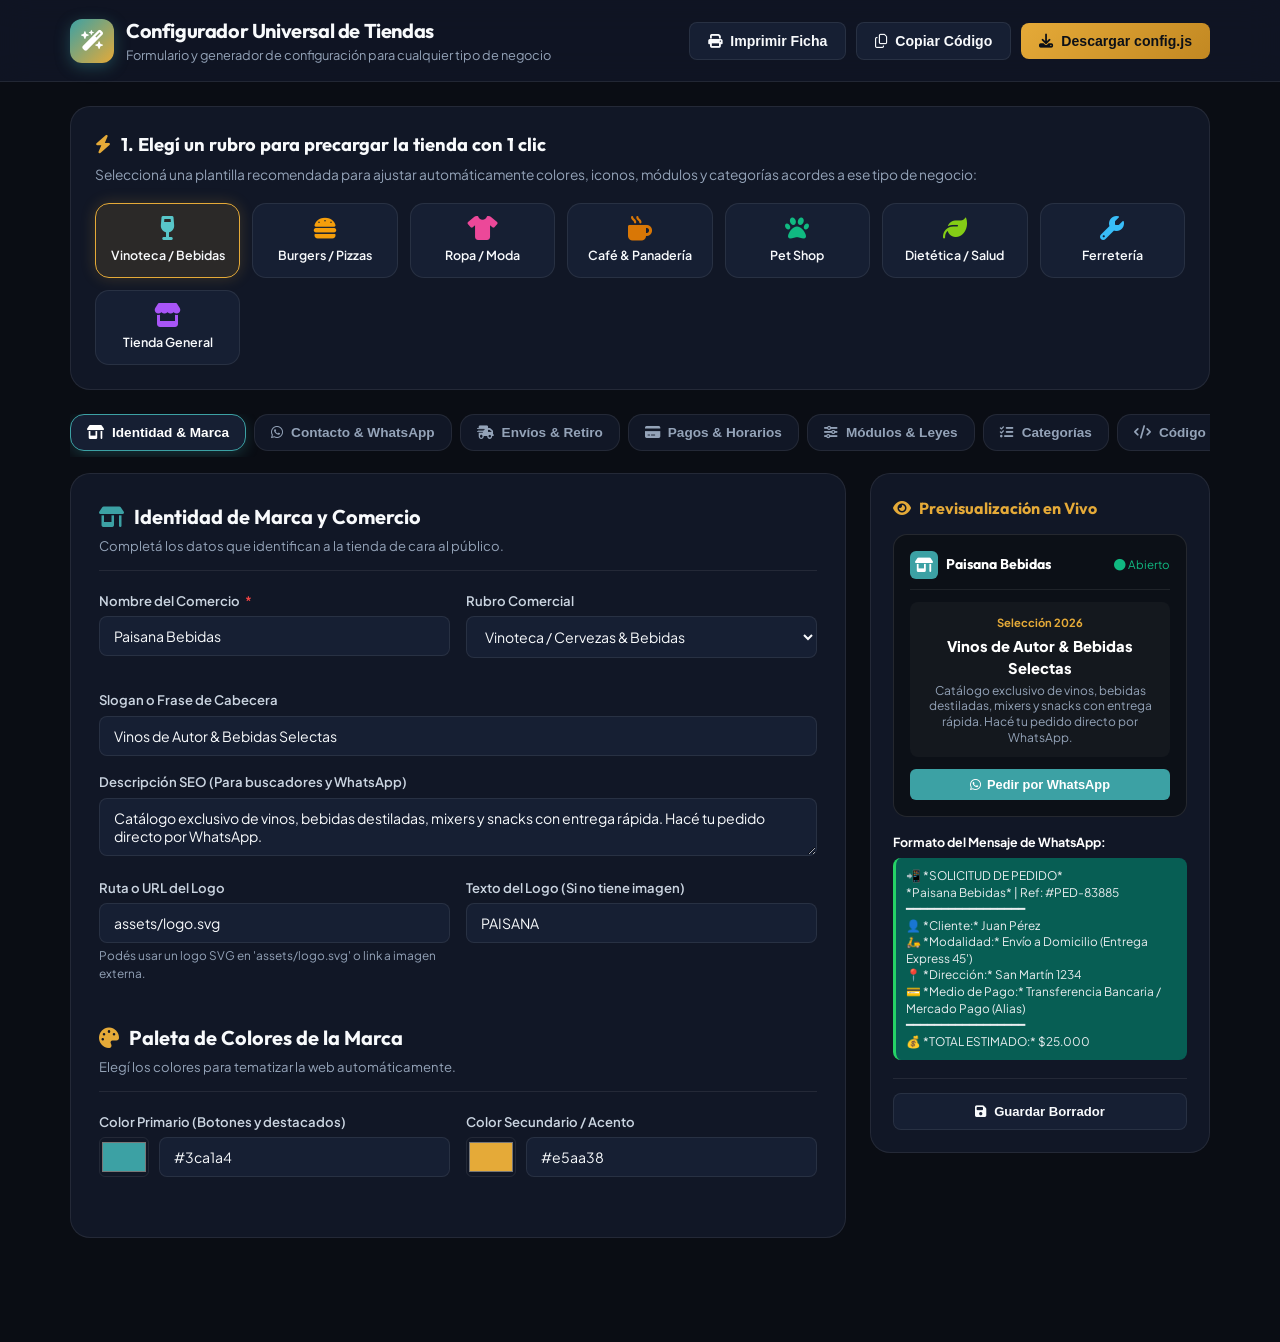
<file: configurador.html>
<!DOCTYPE html>
<html lang="es">
<head>
  <meta charset="UTF-8">
  <meta name="viewport" content="width=device-width, initial-scale=1.0">
  <title>Configurador Universal & Alta de Local | Generador de Tienda Web</title>
  <meta name="description" content="Herramienta interactiva para recopilar datos de nuevos comercios y generar la configuración completa para la tienda web en segundos.">
  
  <!-- Google Fonts: Plus Jakarta Sans & Outfit -->
  <link rel="preconnect" href="https://fonts.googleapis.com">
  <link rel="preconnect" href="https://fonts.gstatic.com" crossorigin>
  <link href="https://fonts.googleapis.com/css2?family=Outfit:wght@500;600;700;800&family=Plus+Jakarta+Sans:wght@400;500;600;700&display=swap" rel="stylesheet">
  
  <!-- Font Awesome 6 Icons -->
  <link rel="stylesheet" href="https://cdnjs.cloudflare.com/ajax/libs/font-awesome/6.5.1/css/all.min.css">

  <style>
    :root {
      --bg-dark: #0a0d14;
      --bg-surface: #111726;
      --bg-card: #161f33;
      --bg-card-hover: #1c2740;
      --border-color: rgba(255, 255, 255, 0.08);
      --border-focus: #3ca1a4;
      --primary: #3ca1a4;
      --primary-hover: #58c6c9;
      --accent: #e5aa38;
      --text-main: #f8fafc;
      --text-muted: #94a3b8;
      --radius-sm: 8px;
      --radius-md: 14px;
      --radius-lg: 20px;
      --shadow-lg: 0 16px 40px rgba(0, 0, 0, 0.5);
      --font-heading: 'Outfit', sans-serif;
      --font-body: 'Plus Jakarta Sans', sans-serif;
    }

    * {
      box-sizing: border-box;
      margin: 0;
      padding: 0;
    }

    body {
      background-color: var(--bg-dark);
      color: var(--text-main);
      font-family: var(--font-body);
      line-height: 1.5;
      padding-bottom: 80px;
    }

    .container {
      max-width: 1180px;
      margin: 0 auto;
      padding: 0 20px;
    }

    /* Header */
    .app-header {
      background: rgba(17, 23, 38, 0.85);
      backdrop-filter: blur(16px);
      border-bottom: 1px solid var(--border-color);
      position: sticky;
      top: 0;
      z-index: 100;
      padding: 16px 0;
    }

    .header-flex {
      display: flex;
      align-items: center;
      justify-content: space-between;
      flex-wrap: wrap;
      gap: 16px;
    }

    .brand-title-wrap {
      display: flex;
      align-items: center;
      gap: 12px;
    }

    .brand-icon-box {
      width: 44px;
      height: 44px;
      background: linear-gradient(135deg, var(--primary), var(--accent));
      border-radius: 12px;
      display: flex;
      align-items: center;
      justify-content: center;
      font-size: 1.3rem;
      color: #fff;
      box-shadow: 0 4px 15px rgba(60, 161, 164, 0.35);
    }

    .brand-title {
      font-family: var(--font-heading);
      font-size: 1.25rem;
      font-weight: 700;
      letter-spacing: -0.02em;
    }

    .brand-subtitle {
      font-size: 0.8rem;
      color: var(--text-muted);
    }

    .header-actions {
      display: flex;
      align-items: center;
      gap: 10px;
    }

    /* Botones */
    .btn {
      display: inline-flex;
      align-items: center;
      gap: 8px;
      padding: 10px 18px;
      border-radius: var(--radius-sm);
      font-size: 0.88rem;
      font-weight: 600;
      cursor: pointer;
      border: none;
      transition: all 0.2s ease;
      text-decoration: none;
    }

    .btn-primary {
      background: linear-gradient(135deg, var(--primary), #2a7c7f);
      color: #fff;
      box-shadow: 0 4px 14px rgba(60, 161, 164, 0.3);
    }

    .btn-primary:hover {
      background: linear-gradient(135deg, var(--primary-hover), var(--primary));
      transform: translateY(-1px);
    }

    .btn-accent {
      background: linear-gradient(135deg, var(--accent), #c28822);
      color: #0c1017;
      font-weight: 700;
    }

    .btn-accent:hover {
      filter: brightness(1.1);
      transform: translateY(-1px);
    }

    .btn-secondary {
      background: var(--bg-card);
      color: var(--text-main);
      border: 1px solid var(--border-color);
    }

    .btn-secondary:hover {
      background: var(--bg-card-hover);
      border-color: rgba(255, 255, 255, 0.2);
    }

    /* Hero / Presets Selector */
    .presets-card {
      margin-top: 24px;
      background: var(--bg-surface);
      border: 1px solid var(--border-color);
      border-radius: var(--radius-lg);
      padding: 24px;
    }

    .presets-title {
      font-family: var(--font-heading);
      font-size: 1.15rem;
      font-weight: 700;
      margin-bottom: 6px;
      display: flex;
      align-items: center;
      gap: 10px;
    }

    .presets-desc {
      font-size: 0.86rem;
      color: var(--text-muted);
      margin-bottom: 18px;
    }

    .presets-grid {
      display: grid;
      grid-template-columns: repeat(auto-fill, minmax(135px, 1fr));
      gap: 12px;
    }

    .preset-chip {
      background: var(--bg-card);
      border: 1px solid var(--border-color);
      border-radius: var(--radius-md);
      padding: 12px 8px;
      text-align: center;
      cursor: pointer;
      transition: all 0.2s ease;
      color: var(--text-main);
    }

    .preset-chip:hover {
      border-color: var(--primary);
      background: var(--bg-card-hover);
      transform: translateY(-2px);
    }

    .preset-chip.active {
      border-color: var(--accent);
      background: rgba(229, 170, 56, 0.12);
      box-shadow: 0 0 15px rgba(229, 170, 56, 0.2);
    }

    .preset-chip i {
      font-size: 1.5rem;
      margin-bottom: 6px;
      display: block;
    }

    .preset-chip span {
      font-size: 0.78rem;
      font-weight: 600;
      display: block;
    }

    /* Pestañas de Secciones */
    .nav-tabs {
      display: flex;
      gap: 8px;
      margin: 24px 0 16px;
      overflow-x: auto;
      padding-bottom: 6px;
      scrollbar-width: thin;
    }

    .tab-btn {
      padding: 10px 16px;
      background: var(--bg-surface);
      border: 1px solid var(--border-color);
      border-radius: var(--radius-md);
      color: var(--text-muted);
      font-size: 0.85rem;
      font-weight: 600;
      cursor: pointer;
      white-space: nowrap;
      display: flex;
      align-items: center;
      gap: 8px;
      transition: all 0.2s ease;
    }

    .tab-btn:hover {
      color: var(--text-main);
      border-color: rgba(255, 255, 255, 0.2);
    }

    .tab-btn.active {
      background: var(--bg-card);
      border-color: var(--primary);
      color: #fff;
      box-shadow: 0 4px 14px rgba(60, 161, 164, 0.25);
    }

    /* Layout Principal: Formulario + Previsualización */
    .main-grid {
      display: grid;
      grid-template-columns: 1fr 340px;
      gap: 24px;
      align-items: start;
    }

    @media (max-width: 900px) {
      .main-grid {
        grid-template-columns: 1fr;
      }
    }

    /* Card del Formulario */
    .form-section-card {
      background: var(--bg-surface);
      border: 1px solid var(--border-color);
      border-radius: var(--radius-lg);
      padding: 28px;
      margin-bottom: 24px;
    }

    .section-head {
      margin-bottom: 20px;
      border-bottom: 1px solid var(--border-color);
      padding-bottom: 14px;
    }

    .section-head h2 {
      font-family: var(--font-heading);
      font-size: 1.25rem;
      font-weight: 700;
      display: flex;
      align-items: center;
      gap: 10px;
    }

    .section-head p {
      font-size: 0.82rem;
      color: var(--text-muted);
      margin-top: 4px;
    }

    /* Grupos de Formulario */
    .form-row {
      display: grid;
      grid-template-columns: 1fr 1fr;
      gap: 16px;
      margin-bottom: 16px;
    }

    @media (max-width: 600px) {
      .form-row {
        grid-template-columns: 1fr;
      }
    }

    .form-group {
      margin-bottom: 16px;
    }

    .form-label {
      display: block;
      font-size: 0.82rem;
      font-weight: 600;
      color: #cbd5e1;
      margin-bottom: 6px;
    }

    .form-label span.req {
      color: #ef4444;
      margin-left: 3px;
    }

    .form-hint {
      font-size: 0.74rem;
      color: var(--text-muted);
      margin-top: 4px;
    }

    .form-input, .form-select, .form-textarea {
      width: 100%;
      background: var(--bg-card);
      border: 1px solid var(--border-color);
      border-radius: var(--radius-sm);
      color: var(--text-main);
      padding: 10px 14px;
      font-size: 0.88rem;
      font-family: inherit;
      outline: none;
      transition: all 0.2s ease;
    }

    .form-input:focus, .form-select:focus, .form-textarea:focus {
      border-color: var(--primary);
      box-shadow: 0 0 0 3px rgba(60, 161, 164, 0.2);
    }

    /* Switch toggles */
    .toggle-row {
      display: flex;
      align-items: center;
      justify-content: space-between;
      padding: 12px 14px;
      background: var(--bg-card);
      border: 1px solid var(--border-color);
      border-radius: var(--radius-sm);
      margin-bottom: 12px;
      cursor: pointer;
    }

    .toggle-info {
      flex: 1;
      padding-right: 14px;
    }

    .toggle-title {
      font-size: 0.86rem;
      font-weight: 600;
      color: var(--text-main);
      display: flex;
      align-items: center;
      gap: 8px;
    }

    .toggle-desc {
      font-size: 0.74rem;
      color: var(--text-muted);
      margin-top: 2px;
    }

    .switch-ui {
      width: 44px;
      height: 24px;
      background: #334155;
      border-radius: 999px;
      position: relative;
      transition: background 0.2s ease;
      flex-shrink: 0;
    }

    .switch-ui::after {
      content: '';
      position: absolute;
      width: 18px;
      height: 18px;
      background: #fff;
      border-radius: 50%;
      top: 3px;
      left: 3px;
      transition: transform 0.2s ease;
    }

    input[type="checkbox"]:checked + .switch-ui {
      background: var(--primary);
    }

    input[type="checkbox"]:checked + .switch-ui::after {
      transform: translateX(20px);
    }

    /* Card de Previsualización Flotante */
    .preview-card {
      background: var(--bg-surface);
      border: 1px solid var(--border-color);
      border-radius: var(--radius-lg);
      padding: 22px;
      position: sticky;
      top: 86px;
    }

    .preview-title {
      font-family: var(--font-heading);
      font-size: 1rem;
      font-weight: 700;
      margin-bottom: 14px;
      display: flex;
      align-items: center;
      gap: 8px;
      color: var(--accent);
    }

    .preview-live-box {
      background: #0c1017;
      border: 1px solid rgba(255, 255, 255, 0.1);
      border-radius: var(--radius-md);
      padding: 16px;
      margin-bottom: 16px;
    }

    .preview-mock-header {
      display: flex;
      align-items: center;
      justify-content: space-between;
      border-bottom: 1px solid rgba(255, 255, 255, 0.08);
      padding-bottom: 10px;
      margin-bottom: 12px;
    }

    .preview-mock-logo {
      display: flex;
      align-items: center;
      gap: 8px;
    }

    .preview-mock-badge {
      width: 28px;
      height: 28px;
      border-radius: 6px;
      display: flex;
      align-items: center;
      justify-content: center;
      font-size: 0.9rem;
      color: #fff;
    }

    .preview-mock-name {
      font-size: 0.88rem;
      font-weight: 700;
      color: #fff;
      font-family: var(--font-heading);
    }

    .preview-mock-hero {
      padding: 12px;
      background: rgba(255, 255, 255, 0.03);
      border-radius: 8px;
      margin-bottom: 12px;
      text-align: center;
    }

    .preview-mock-btn {
      width: 100%;
      padding: 8px;
      border-radius: 6px;
      border: none;
      font-size: 0.8rem;
      font-weight: 700;
      color: #fff;
      cursor: pointer;
      display: flex;
      align-items: center;
      justify-content: center;
      gap: 6px;
    }

    .preview-wa-bubble {
      background: #075e54;
      border-radius: 8px;
      padding: 10px;
      font-size: 0.74rem;
      color: #e9edef;
      line-height: 1.4;
      border-left: 3px solid #25d366;
    }

    /* Gestor de Categorías */
    .cat-item-card {
      background: var(--bg-card);
      border: 1px solid var(--border-color);
      border-radius: var(--radius-md);
      padding: 16px;
      margin-bottom: 14px;
    }

    .cat-head-row {
      display: flex;
      align-items: center;
      justify-content: space-between;
      gap: 10px;
      margin-bottom: 10px;
    }

    .cat-chip-tag {
      background: rgba(255, 255, 255, 0.08);
      padding: 4px 10px;
      border-radius: 20px;
      font-size: 0.74rem;
      display: inline-flex;
      align-items: center;
      gap: 6px;
      margin: 3px;
    }

    .cat-remove-btn {
      color: #ef4444;
      background: none;
      border: none;
      cursor: pointer;
      font-size: 0.85rem;
      padding: 4px 8px;
      border-radius: 4px;
    }

    .cat-remove-btn:hover {
      background: rgba(239, 68, 68, 0.15);
    }

    /* Visor de Código */
    .code-viewer-wrap {
      position: relative;
      margin-top: 14px;
    }

    .code-viewer {
      background: #080c14;
      border: 1px solid var(--border-color);
      border-radius: var(--radius-sm);
      padding: 16px;
      font-family: 'Consolas', monospace;
      font-size: 0.8rem;
      color: #38bdf8;
      max-height: 380px;
      overflow-y: auto;
      white-space: pre;
    }

    /* Modal / Ficha Imprimible */
    @media print {
      body * {
        visibility: hidden;
      }
      #printArea, #printArea * {
        visibility: visible;
      }
      #printArea {
        position: absolute;
        left: 0;
        top: 0;
        width: 100%;
        color: #000;
        background: #fff;
        padding: 20px;
      }
    }
  </style>
</head>
<body>

  <!-- Encabezado de la Herramienta -->
  <header class="app-header">
    <div class="container header-flex">
      <div class="brand-title-wrap">
        <div class="brand-icon-box">
          <i class="fa-solid fa-wand-magic-sparkles"></i>
        </div>
        <div>
          <h1 class="brand-title">Configurador Universal de Tiendas</h1>
          <p class="brand-subtitle">Formulario y generador de configuración para cualquier tipo de negocio</p>
        </div>
      </div>

      <div class="header-actions">
        <button class="btn btn-secondary" onclick="exportPrintableForm()">
          <i class="fa-solid fa-print"></i> Imprimir Ficha
        </button>
        <button class="btn btn-secondary" onclick="copyConfigCode()">
          <i class="fa-regular fa-copy"></i> Copiar Código
        </button>
        <button class="btn btn-accent" onclick="downloadConfigFile()">
          <i class="fa-solid fa-download"></i> Descargar config.js
        </button>
      </div>
    </div>
  </header>

  <div class="container">
    
    <!-- Selector de Plantillas / Presets -->
    <section class="presets-card">
      <h2 class="presets-title">
        <i class="fa-solid fa-bolt" style="color: var(--accent);"></i>
        1. Elegí un rubro para precargar la tienda con 1 clic
      </h2>
      <p class="presets-desc">
        Seleccioná una plantilla recomendada para ajustar automáticamente colores, iconos, módulos y categorías acordes a ese tipo de negocio:
      </p>

      <div class="presets-grid">
        <div class="preset-chip active" onclick="applyPreset('vinoteca')">
          <i class="fa-solid fa-wine-glass" style="color: #58c6c9;"></i>
          <span>Vinoteca / Bebidas</span>
        </div>
        <div class="preset-chip" onclick="applyPreset('gastronomia')">
          <i class="fa-solid fa-burger" style="color: #f59e0b;"></i>
          <span>Burgers / Pizzas</span>
        </div>
        <div class="preset-chip" onclick="applyPreset('indumentaria')">
          <i class="fa-solid fa-shirt" style="color: #ec4899;"></i>
          <span>Ropa / Moda</span>
        </div>
        <div class="preset-chip" onclick="applyPreset('cafeteria')">
          <i class="fa-solid fa-mug-hot" style="color: #d97706;"></i>
          <span>Café & Panadería</span>
        </div>
        <div class="preset-chip" onclick="applyPreset('petshop')">
          <i class="fa-solid fa-paw" style="color: #10b981;"></i>
          <span>Pet Shop</span>
        </div>
        <div class="preset-chip" onclick="applyPreset('dietetica')">
          <i class="fa-solid fa-leaf" style="color: #84cc16;"></i>
          <span>Dietética / Salud</span>
        </div>
        <div class="preset-chip" onclick="applyPreset('ferreteria')">
          <i class="fa-solid fa-wrench" style="color: #38bdf8;"></i>
          <span>Ferretería</span>
        </div>
        <div class="preset-chip" onclick="applyPreset('general')">
          <i class="fa-solid fa-store" style="color: #a855f7;"></i>
          <span>Tienda General</span>
        </div>
      </div>
    </section>

    <!-- Navegación por Pasos / Pestañas -->
    <nav class="nav-tabs" id="wizardTabs">
      <button class="tab-btn active" onclick="switchStep('step-identidad')">
        <i class="fa-solid fa-shop"></i> Identidad & Marca
      </button>
      <button class="tab-btn" onclick="switchStep('step-contacto')">
        <i class="fa-brands fa-whatsapp"></i> Contacto & WhatsApp
      </button>
      <button class="tab-btn" onclick="switchStep('step-logistica')">
        <i class="fa-solid fa-truck-fast"></i> Envíos & Retiro
      </button>
      <button class="tab-btn" onclick="switchStep('step-pagos')">
        <i class="fa-solid fa-credit-card"></i> Pagos & Horarios
      </button>
      <button class="tab-btn" onclick="switchStep('step-modulos')">
        <i class="fa-solid fa-sliders"></i> Módulos & Leyes
      </button>
      <button class="tab-btn" onclick="switchStep('step-categorias')">
        <i class="fa-solid fa-list-check"></i> Categorías
      </button>
      <button class="tab-btn" onclick="switchStep('step-exportar')">
        <i class="fa-solid fa-code"></i> Código config.js
      </button>
    </nav>

    <!-- Layout: Formularios + Previsualización en Vivo -->
    <div class="main-grid">
      
      <!-- Columna Izquierda: Secciones del Formulario -->
      <div class="forms-column">

        <!-- PASO 1: IDENTIDAD & MARCA -->
        <div class="form-section-card step-panel" id="step-identidad">
          <div class="section-head">
            <h2><i class="fa-solid fa-shop" style="color: var(--primary);"></i> Identidad de Marca y Comercio</h2>
            <p>Completá los datos que identifican a la tienda de cara al público.</p>
          </div>

          <div class="form-row">
            <div class="form-group">
              <label class="form-label">Nombre del Comercio <span class="req">*</span></label>
              <input type="text" id="brandName" class="form-input" value="Paisana Bebidas" placeholder="Ej: Pizzería Roma">
            </div>
            <div class="form-group">
              <label class="form-label">Rubro Comercial</label>
              <select id="businessType" class="form-select" onchange="handleRubroChange(this.value)">
                <option value="vinoteca">Vinoteca / Cervezas & Bebidas</option>
                <option value="gastronomia">Gastronomía / Restaurante</option>
                <option value="indumentaria">Indumentaria / Ropa / Calzado</option>
                <option value="cafeteria">Cafetería / Panadería</option>
                <option value="petshop">Pet Shop / Veterinaria</option>
                <option value="dietetica">Dietética / Productos Naturales</option>
                <option value="ferreteria">Ferretería / Corralón</option>
                <option value="general">Tienda General / Catálogo</option>
              </select>
            </div>
          </div>

          <div class="form-group">
            <label class="form-label">Slogan o Frase de Cabecera</label>
            <input type="text" id="brandTagline" class="form-input" value="Vinos de Autor & Bebidas Selectas" placeholder="Ej: Las mejores hamburguesas artesanales de la ciudad">
          </div>

          <div class="form-group">
            <label class="form-label">Descripción SEO (Para buscadores y WhatsApp)</label>
            <textarea id="brandDesc" class="form-textarea" rows="2" placeholder="Breve resumen del negocio">Catálogo exclusivo de vinos, bebidas destiladas, mixers y snacks con entrega rápida. Hacé tu pedido directo por WhatsApp.</textarea>
          </div>

          <div class="form-row">
            <div class="form-group">
              <label class="form-label">Ruta o URL del Logo</label>
              <input type="text" id="brandLogoUrl" class="form-input" value="assets/logo.svg" placeholder="assets/logo.svg o URL web">
              <p class="form-hint">Podés usar un logo SVG en 'assets/logo.svg' o link a imagen externa.</p>
            </div>
            <div class="form-group">
              <label class="form-label">Texto del Logo (Si no tiene imagen)</label>
              <input type="text" id="brandLogoText" class="form-input" value="PAISANA" placeholder="Ej: DON ANTONIO">
            </div>
          </div>

          <div class="section-head" style="margin-top: 24px;">
            <h2><i class="fa-solid fa-palette" style="color: var(--accent);"></i> Paleta de Colores de la Marca</h2>
            <p>Elegí los colores para tematizar la web automáticamente.</p>
          </div>

          <div class="form-row">
            <div class="form-group">
              <label class="form-label">Color Primario (Botones y destacados)</label>
              <div style="display: flex; gap: 10px; align-items: center;">
                <input type="color" id="colorPrimary" value="#3ca1a4" style="height: 40px; width: 50px; background: none; border: 1px solid var(--border-color); border-radius: 6px; cursor: pointer;">
                <input type="text" id="colorPrimaryText" class="form-input" value="#3ca1a4" style="flex: 1;">
              </div>
            </div>
            <div class="form-group">
              <label class="form-label">Color Secundario / Acento</label>
              <div style="display: flex; gap: 10px; align-items: center;">
                <input type="color" id="colorAccent" value="#e5aa38" style="height: 40px; width: 50px; background: none; border: 1px solid var(--border-color); border-radius: 6px; cursor: pointer;">
                <input type="text" id="colorAccentText" class="form-input" value="#e5aa38" style="flex: 1;">
              </div>
            </div>
          </div>
        </div>

        <!-- PASO 2: CONTACTO & WHATSAPP -->
        <div class="form-section-card step-panel" id="step-contacto" style="display: none;">
          <div class="section-head">
            <h2><i class="fa-brands fa-whatsapp" style="color: #25d366;"></i> Canal de Pedidos por WhatsApp</h2>
            <p>Configurá la línea telefónica que recibirá las solicitudes estructuradas.</p>
          </div>

          <div class="form-row">
            <div class="form-group">
              <label class="form-label">WhatsApp Oficial (Receptor de Pedidos) <span class="req">*</span></label>
              <input type="text" id="waNumber" class="form-input" value="5492612586004" placeholder="Ej: 5491123456789">
              <p class="form-hint">Código de país + código de área + número (sin espacios, sin '+' ni guiones).</p>
            </div>
            <div class="form-group">
              <label class="form-label">WhatsApp Visible al Público</label>
              <input type="text" id="waDisplay" class="form-input" value="+54 9 2612 58-6004" placeholder="Ej: +54 9 11 2345-6789">
            </div>
          </div>

          <div class="form-row">
            <div class="form-group">
              <label class="form-label">Email de Contacto</label>
              <input type="email" id="contactEmail" class="form-input" value="ventas@paisanabebidas.com" placeholder="contacto@negocio.com">
            </div>
            <div class="form-group">
              <label class="form-label">Instagram (URL o usuario)</label>
              <input type="text" id="contactInstagram" class="form-input" value="https://instagram.com" placeholder="https://instagram.com/tu_cuenta">
            </div>
          </div>
        </div>

        <!-- PASO 3: LOGÍSTICA & ENTREGAS -->
        <div class="form-section-card step-panel" id="step-logistica" style="display: none;">
          <div class="section-head">
            <h2><i class="fa-solid fa-truck-fast" style="color: var(--primary);"></i> Envíos a Domicilio & Retiro en Local</h2>
            <p>Configurá los costos de envío y la ubicación de retiro.</p>
          </div>

          <label class="toggle-row">
            <div class="toggle-info">
              <div class="toggle-title"><i class="fa-solid fa-motorcycle"></i> Habilitar Envíos a Domicilio (Delivery)</div>
              <div class="toggle-desc">Permite a los clientes solicitar despacho a su dirección.</div>
            </div>
            <input type="checkbox" id="enableDelivery" checked style="display: none;">
            <div class="switch-ui"></div>
          </label>

          <div class="form-row">
            <div class="form-group">
              <label class="form-label">Costo Estándar de Envío ($)</label>
              <input type="number" id="deliveryFee" class="form-input" value="2500" placeholder="2500">
            </div>
            <div class="form-group">
              <label class="form-label">Tiempo Estimado de Entrega</label>
              <input type="text" id="deliveryEstimate" class="form-input" value="Entrega Express 45'" placeholder="Ej: 40 a 60 minutos">
            </div>
          </div>

          <label class="toggle-row">
            <div class="toggle-info">
              <div class="toggle-title"><i class="fa-solid fa-store"></i> Habilitar Retiro en Local (Take Away)</div>
              <div class="toggle-desc">Muestra la opción de retirar sin costo en el local físico.</div>
            </div>
            <input type="checkbox" id="enablePickup" checked style="display: none;">
            <div class="switch-ui"></div>
          </label>

          <div class="form-group">
            <label class="form-label">Dirección Completa del Local</label>
            <input type="text" id="pickupAddress" class="form-input" value="C. Tapón Moyano 1745, M5523 Mendoza" placeholder="Calle, número, localidad">
          </div>

          <div class="form-group">
            <label class="form-label">Enlace a Google Maps del Local</label>
            <input type="url" id="pickupMapsUrl" class="form-input" value="https://maps.app.goo.gl/JSEvWcQvFY8zpxcH9" placeholder="https://maps.app.goo.gl/...">
            <p class="form-hint">Copiá el link 'Compartir ubicación' desde Google Maps.</p>
          </div>
        </div>

        <!-- PASO 4: PAGOS & HORARIOS -->
        <div class="form-section-card step-panel" id="step-pagos" style="display: none;">
          <div class="section-head">
            <h2><i class="fa-solid fa-credit-card" style="color: var(--accent);"></i> Medios de Pago & Horarios de Atención</h2>
            <p>Configurá la moneda y cómo cobran a los clientes.</p>
          </div>

          <div class="form-row">
            <div class="form-group">
              <label class="form-label">Símbolo de Moneda</label>
              <input type="text" id="currencySymbol" class="form-input" value="$" placeholder="$">
            </div>
            <div class="form-group">
              <label class="form-label">Descuento en Efectivo (%)</label>
              <input type="number" id="cashDiscount" class="form-input" value="10" placeholder="10">
            </div>
          </div>

          <div class="form-group">
            <label class="form-label">Medios de Pago Disponibles en el Checkout</label>
            <textarea id="paymentMethods" class="form-textarea" rows="3" placeholder="Un medio por línea">Transferencia Bancaria / Mercado Pago (Alias)
Efectivo contra entrega (10% OFF)
Tarjeta de Débito / Crédito al recibir</textarea>
            <p class="form-hint">Escribí cada medio de pago en un renglón separado.</p>
          </div>

          <div class="section-head" style="margin-top: 24px;">
            <h2><i class="fa-regular fa-clock" style="color: var(--primary);"></i> Horarios de Atención</h2>
          </div>

          <div class="form-row">
            <div class="form-group">
              <label class="form-label">Lunes a Sábados</label>
              <input type="text" id="scheduleWeekdays" class="form-input" value="Lunes a Sábados: 10:00 a 00:00 hs" placeholder="Lunes a Sábados: 10:00 a 20:00 hs">
            </div>
            <div class="form-group">
              <label class="form-label">Domingos y Feriados</label>
              <input type="text" id="scheduleWeekends" class="form-input" value="Domingos: 17:00 a 23:00 hs" placeholder="Domingos: Cerrado">
            </div>
          </div>
        </div>

        <!-- PASO 5: MÓDULOS & LEYES -->
        <div class="form-section-card step-panel" id="step-modulos" style="display: none;">
          <div class="section-head">
            <h2><i class="fa-solid fa-sliders" style="color: var(--primary);"></i> Módulos y Normativas Legales</h2>
            <p>Activá o desactivá funciones según el tipo de producto comercializado.</p>
          </div>

          <label class="toggle-row">
            <div class="toggle-info">
              <div class="toggle-title"><i class="fa-solid fa-ban"></i> Control de Acceso +18 (Ley 24.788)</div>
              <div class="toggle-desc">Modal bloqueante para confirmar mayoría de edad. <strong>DESACTIVAR</strong> si el negocio no vende alcohol.</div>
            </div>
            <input type="checkbox" id="enableAgeGate" checked style="display: none;">
            <div class="switch-ui"></div>
          </label>

          <label class="toggle-row">
            <div class="toggle-info">
              <div class="toggle-title"><i class="fa-solid fa-rotate-left"></i> Botón de Arrepentimiento (Res. 424/2020)</div>
              <div class="toggle-desc">Obligatorio por ley en Argentina para compras electrónicas (plazo 10 días).</div>
            </div>
            <input type="checkbox" id="enableRegretButton" checked style="display: none;">
            <div class="switch-ui"></div>
          </label>

          <label class="toggle-row">
            <div class="toggle-info">
              <div class="toggle-title"><i class="fa-solid fa-bullhorn"></i> Barra Superior de Anuncios</div>
              <div class="toggle-desc">Muestra la cintilla superior con dirección o avisos destacados.</div>
            </div>
            <input type="checkbox" id="enableAnnouncement" checked style="display: none;">
            <div class="switch-ui"></div>
          </label>

          <label class="toggle-row">
            <div class="toggle-info">
              <div class="toggle-title"><i class="fa-solid fa-award"></i> Banner de Alianza / Sponsor / Bodega Amiga</div>
              <div class="toggle-desc">Sección destacada para promocionar un socio, bodega o combo del mes.</div>
            </div>
            <input type="checkbox" id="enableFeaturedBanner" checked style="display: none;">
            <div class="switch-ui"></div>
          </label>
        </div>

        <!-- PASO 6: CATEGORÍAS & VARIETALES -->
        <div class="form-section-card step-panel" id="step-categorias" style="display: none;">
          <div class="section-head" style="display: flex; justify-content: space-between; align-items: center;">
            <div>
              <h2><i class="fa-solid fa-list-check" style="color: var(--accent);"></i> Categorías y Subcategorías Dinámicas</h2>
              <p>Las pestañas y la barra móvil se generarán exactamente según esta lista.</p>
            </div>
            <button class="btn btn-primary" onclick="addNewCategoryDialog()">
              <i class="fa-solid fa-plus"></i> Nueva Categoría
            </button>
          </div>

          <div id="categoriesListContainer">
            <!-- Inyectado dinámicamente -->
          </div>
        </div>

        <!-- PASO 7: EXPORTAR CÓDIGO -->
        <div class="form-section-card step-panel" id="step-exportar" style="display: none;">
          <div class="section-head">
            <h2><i class="fa-solid fa-code" style="color: var(--primary);"></i> Código Generado para 'config.js'</h2>
            <p>Descargá este archivo y reemplazalo en la raíz de tu proyecto para aplicar los cambios.</p>
          </div>

          <div style="display: flex; gap: 10px; margin-bottom: 12px;">
            <button class="btn btn-accent" onclick="downloadConfigFile()">
              <i class="fa-solid fa-download"></i> Descargar config.js
            </button>
            <button class="btn btn-secondary" onclick="copyConfigCode()">
              <i class="fa-regular fa-copy"></i> Copiar Código al Portapapeles
            </button>
          </div>

          <div class="code-viewer-wrap">
            <pre class="code-viewer" id="codeViewerBox">// Cargando configuración...</pre>
          </div>
        </div>

      </div>

      <!-- Columna Derecha: Previsualización en Vivo -->
      <aside class="preview-column">
        <div class="preview-card">
          <div class="preview-title">
            <i class="fa-solid fa-eye"></i> Previsualización en Vivo
          </div>

          <div class="preview-live-box" id="previewLiveBox">
            <div class="preview-mock-header">
              <div class="preview-mock-logo">
                <div class="preview-mock-badge" id="previewLogoBadge" style="background: var(--primary);">
                  <i class="fa-solid fa-shop"></i>
                </div>
                <div class="preview-mock-name" id="previewMockName">Paisana Bebidas</div>
              </div>
              <span style="font-size: 0.72rem; color: #10b981;"><i class="fa-solid fa-circle"></i> Abierto</span>
            </div>

            <div class="preview-mock-hero">
              <div style="font-size: 0.7rem; color: var(--accent); font-weight: 700;" id="previewHeroTag">Selección 2026</div>
              <div style="font-size: 0.92rem; font-weight: 800; color: #fff; margin: 4px 0;" id="previewHeroTitle">Catálogo Oficial</div>
              <div style="font-size: 0.75rem; color: var(--text-muted); line-height: 1.3;" id="previewHeroDesc">Productos listos para delivery.</div>
            </div>

            <button class="preview-mock-btn" id="previewMockBtn" style="background: var(--primary);">
              <i class="fa-brands fa-whatsapp"></i> Pedir por WhatsApp
            </button>
          </div>

          <div style="margin-top: 14px;">
            <div style="font-size: 0.78rem; font-weight: 700; color: #fff; margin-bottom: 6px;">
              Formato del Mensaje de WhatsApp:
            </div>
            <div class="preview-wa-bubble" id="previewWaMessage">
              🍷 *SOLICITUD DE PEDIDO*<br>
              *Paisana Bebidas* | Ref: #COT-12345<br>
              ━━━━━━━━━━━━━━━━━<br>
              👤 *Cliente:* Juan Pérez<br>
              🛵 *Modalidad:* Envío a Domicilio<br>
              📍 *Dirección:* San Martín 1234<br>
              💳 *Medio de Pago:* Transferencia<br>
              ━━━━━━━━━━━━━━━━━<br>
              💰 *TOTAL ESTIMADO:* $25.000
            </div>
          </div>

          <div style="margin-top: 18px; border-top: 1px solid var(--border-color); padding-top: 14px;">
            <button class="btn btn-secondary" style="width: 100%; justify-content: center; font-size: 0.82rem;" onclick="saveDraftLocal()">
              <i class="fa-solid fa-floppy-disk"></i> Guardar Borrador
            </button>
          </div>
        </div>
      </aside>

    </div>

  </div>

  <!-- Área Oculta para Impresión -->
  <div id="printArea" style="display: none;"></div>

  <script>
    // ========================================================================
    // ESTADO DEL ASISTENTE Y PRESETS
    // ========================================================================
    let currentConfig = {
      brand: {
        name: "Paisana Bebidas",
        tagline: "Vinos de Autor & Bebidas Selectas",
        shortDescription: "Catálogo exclusivo de vinos, bebidas destiladas, mixers y snacks con entrega rápida. Hacé tu pedido directo por WhatsApp.",
        logoUrl: "assets/logo.svg",
        logoText: "PAISANA",
        businessType: "vinoteca"
      },
      theme: {
        primary: "#3ca1a4",
        accent: "#e5aa38"
      },
      contact: {
        whatsappNumber: "5492612586004",
        whatsappDisplay: "+54 9 2612 58-6004",
        email: "ventas@paisanabebidas.com",
        instagram: "https://instagram.com"
      },
      logistics: {
        enableDelivery: true,
        deliveryFee: 2500,
        deliveryEstimateText: "Entrega Express 45'",
        enablePickup: true,
        pickupAddress: "C. Tapón Moyano 1745, M5523 Mendoza",
        pickupMapsUrl: "https://maps.app.goo.gl/JSEvWcQvFY8zpxcH9"
      },
      payments: {
        currencySymbol: "$",
        cashDiscountPercent: 10,
        methods: [
          "Transferencia Bancaria / Mercado Pago (Alias)",
          "Efectivo contra entrega (10% OFF)",
          "Tarjeta de Débito / Crédito al recibir"
        ]
      },
      schedule: {
        weekdays: "Lunes a Sábados: 10:00 a 00:00 hs",
        weekends: "Domingos: 17:00 a 23:00 hs"
      },
      modules: {
        enableAgeGate: true,
        enableRegretButton: true,
        enableAnnouncement: true,
        enableFeaturedBanner: true
      },
      categories: [
        {
          id: "vinos",
          name: "Vinos",
          icon: "fa-solid fa-wine-glass",
          title: "Vinos de Autor",
          subtitle: "Explorá nuestras mejores etiquetas por varietal",
          subcategories: [
            { id: "all", label: "🍷 Todos los Vinos" },
            { id: "malbec", label: "🍇 Malbec" },
            { id: "cabernet-sauvignon", label: "🍷 Cabernet Sauvignon" },
            { id: "blends", label: "✨ Blends" },
            { id: "blancos-chardonnay", label: "🥂 Blancos" }
          ]
        },
        {
          id: "bebidas",
          name: "Cervezas & Bebidas",
          icon: "fa-solid fa-beer-mug-empty",
          title: "Cervezas & Destilados",
          subtitle: "Cervezas artesanales, gin y aperitivos",
          subcategories: [
            { id: "all", label: "🍺 Todas las Bebidas" },
            { id: "cervezas", label: "🌿 Cervezas" },
            { id: "gin", label: "🌿 Gin Premium" },
            { id: "fernet", label: "🦅 Fernet" }
          ]
        },
        {
          id: "sin-alcohol",
          name: "Sin Alcohol",
          icon: "fa-solid fa-bottle-water",
          title: "Bebidas sin Alcohol",
          subtitle: "Gaseosas, mixers especiales y aguas",
          subcategories: [
            { id: "all", label: "🥤 Todo Sin Alcohol" },
            { id: "gaseosas", label: "🥤 Gaseosas" },
            { id: "tonicas", label: "🫧 Tónicas" }
          ]
        },
        {
          id: "snacks",
          name: "Snacks",
          icon: "fa-solid fa-bowl-food",
          title: "Snacks & Varios",
          subtitle: "Snacks crocantes, chocolates y combos",
          subcategories: [
            { id: "all", label: "🍿 Todos los Snacks" },
            { id: "combos", label: "🔥 Combos" },
            { id: "salados", label: "🥨 Salados" }
          ]
        }
      ]
    };

    // Diccionario de Rubros y Presets
    const PRESETS = {
      gastronomia: {
        brand: {
          name: "Burgers & Co. Artesanal",
          tagline: "Hamburguesas Smash, Papas & Cervezas",
          shortDescription: "Las mejores hamburguesas smash con doble carne, pan brioche y papas crocantes. Pedidos directos a tu mesa o delivery.",
          businessType: "gastronomia",
          logoText: "BURGERS"
        },
        theme: { primary: "#f59e0b", accent: "#ef4444" },
        modules: { enableAgeGate: false, enableRegretButton: true, enableAnnouncement: true, enableFeaturedBanner: false },
        categories: [
          {
            id: "burgers",
            name: "Hamburguesas",
            icon: "fa-solid fa-burger",
            title: "Hamburguesas Smash & Clásicas",
            subtitle: "Elaboradas con carne 100% novillo y pan brioche horneado diario",
            subcategories: [
              { id: "all", label: "🍔 Todas las Burgers" },
              { id: "simples", label: "🧀 Simples" },
              { id: "dobles", label: "🥓 Dobles & Triples" },
              { id: "veggie", label: "🌱 Opciones Veggie" }
            ]
          },
          {
            id: "papas",
            name: "Guarniciones",
            icon: "fa-solid fa-bowl-food",
            title: "Papas Fritas & Entradas",
            subtitle: "Acompañamientos crocantes y salsas caseras",
            subcategories: [
              { id: "all", label: "🍟 Todas las Papas" },
              { id: "cheddar-bacon", label: "🧀 Con Cheddar & Bacon" },
              { id: "nuggets", label: "🍗 Nuggets de Pollo" }
            ]
          },
          {
            id: "bebidas",
            name: "Bebidas",
            icon: "fa-solid fa-bottle-water",
            title: "Bebidas & Gaseosas",
            subtitle: "Cervezas heladas y líneas de gaseosas",
            subcategories: [
              { id: "all", label: "🥤 Todas las Bebidas" },
              { id: "gaseosas", label: "🥤 Gaseosas" },
              { id: "cervezas", label: "🍺 Cervezas" }
            ]
          },
          {
            id: "postres",
            name: "Postres",
            icon: "fa-solid fa-ice-cream",
            title: "Postres & Helados",
            subtitle: "El broche dulce para tu pedido",
            subcategories: [
              { id: "all", label: "🍦 Todos los Postres" },
              { id: "helados", label: "🍧 Helados" }
            ]
          }
        ]
      },
      indumentaria: {
        brand: {
          name: "Aura Boutique & Moda",
          tagline: "Tendencia, Estilo & Prendas Esenciales",
          shortDescription: "Colección exclusiva de indumentaria urbana y contemporánea. Envíos a todo el país y retiro en showroom.",
          businessType: "indumentaria",
          logoText: "AURA"
        },
        theme: { primary: "#ec4899", accent: "#8b5cf6" },
        modules: { enableAgeGate: false, enableRegretButton: true, enableAnnouncement: true, enableFeaturedBanner: true },
        categories: [
          {
            id: "remeras",
            name: "Remeras & Tops",
            icon: "fa-solid fa-shirt",
            title: "Remeras & Tops Urbanos",
            subtitle: "Algodón peinado premium y estampas exclusivas",
            subcategories: [
              { id: "all", label: "👕 Todas las Remeras" },
              { id: "oversize", label: "✨ Oversize" },
              { id: "basicas", label: "🖤 Básicas" }
            ]
          },
          {
            id: "pantalones",
            name: "Pantalones & Jeans",
            icon: "fa-solid fa-user",
            title: "Jeans, Pantalones & Cargos",
            subtitle: "Cortes modernos, cómodos y duraderos",
            subcategories: [
              { id: "all", label: "👖 Todos los Pantalones" },
              { id: "jeans", label: "✨ Jeans" },
              { id: "cargos", label: "🎒 Pantalones Cargo" }
            ]
          },
          {
            id: "abrigos",
            name: "Camperas & Hoodies",
            icon: "fa-solid =fa-vest",
            title: "Camperas, Buzos & Hoodies",
            subtitle: "Prendas de media estación e invierno",
            subcategories: [
              { id: "all", label: "🧥 Todos los Abrigos" },
              { id: "hoodies", label: "🔥 Buzos Hoodies" }
            ]
          },
          {
            id: "accesorios",
            name: "Accesorios",
            icon: "fa-solid fa-glasses",
            title: "Accesorios & Complementos",
            subtitle: "Gorras, medias, cinturones y carteras",
            subcategories: [
              { id: "all", label: "🧢 Todos los Accesorios" }
            ]
          }
        ]
      },
      cafeteria: {
        brand: {
          name: "Origen Café de Especialidad",
          tagline: "Café de Finca, Tostaduría & Pastelería",
          shortDescription: "Café tostado en el día, pastelería artesanal de masa madre y opciones brunch para disfrutar.",
          businessType: "cafeteria",
          logoText: "ORIGEN"
        },
        theme: { primary: "#d97706", accent: "#78350f" },
        modules: { enableAgeGate: false, enableRegretButton: true, enableAnnouncement: true, enableFeaturedBanner: false },
        categories: [
          {
            id: "cafe",
            name: "Cafetería",
            icon: "fa-solid fa-mug-hot",
            title: "Café de Especialidad & Bebidas",
            subtitle: "Espresso, filtrados, flat white y lattes con leches vegetales",
            subcategories: [
              { id: "all", label: "☕ Todos los Cafés" },
              { id: "calientes", label: "🔥 Calientes" },
              { id: "frios", label: "🧊 Cold Brew & Iced" }
            ]
          },
          {
            id: "pasteleria",
            name: "Pastelería",
            icon: "fa-solid fa-cake-candles",
            title: "Pastelería & Medialunas",
            subtitle: "Croissants de manteca, rolls de canela y porciones de torta",
            subcategories: [
              { id: "all", label: "🥐 Toda la Pastelería" },
              { id: "medialunas", label: "🥐 Croissants" },
              { id: "tortas", label: "🍰 Tortas & Tartas" }
            ]
          },
          {
            id: "salados",
            name: "Salados & Brunch",
            icon: "fa-solid fa-bread-slice",
            title: "Tostones, Sandwiches & Brunch",
            subtitle: "Pan de masa madre con palta, huevos revueltos y tostados",
            subcategories: [
              { id: "all", label: "🥪 Todo lo Salado" }
            ]
          }
        ]
      },
      petshop: {
        brand: {
          name: "Mundo Pet Tienda Animal",
          tagline: "Alimentos Balanceados & Accesorios",
          shortDescription: "Las mejores marcas de alimentos balanceados, juguetes, snacks e higiene para perros y gatos.",
          businessType: "petshop",
          logoText: "MUNDO PET"
        },
        theme: { primary: "#10b981", accent: "#f59e0b" },
        modules: { enableAgeGate: false, enableRegretButton: true, enableAnnouncement: true, enableFeaturedBanner: false },
        categories: [
          {
            id: "perros",
            name: "Perros",
            icon: "fa-solid fa-dog",
            title: "Alimentos & Accesorios para Perros",
            subtitle: "Balanceados de calidad super premium y juguetes",
            subcategories: [
              { id: "all", label: "🐶 Todo Perros" },
              { id: "alimentos", label: "🍖 Alimentos" },
              { id: "juguetes", label: "🎾 Juguetes" }
            ]
          },
          {
            id: "gatos",
            name: "Gatos",
            icon: "fa-solid fa-cat",
            title: "Alimentos & Accesorios para Gatos",
            subtitle: "Nutrición felina, piedras sanitarias y rascadores",
            subcategories: [
              { id: "all", label: "🐱 Todo Gatos" },
              { id: "alimentos-gatos", label: "🐟 Alimentos" },
              { id: "piedras", label: "🐾 Higiene" }
            ]
          }
        ]
      },
      dietetica: {
        brand: {
          name: "Verde Natural Dietética",
          tagline: "Frutos Secos, Harinas & Productos Sin TACC",
          shortDescription: "Alimentos naturales, semillas, harinas saludables, legumbres y suplementos dietarios.",
          businessType: "dietetica",
          logoText: "VERDE NATURAL"
        },
        theme: { primary: "#84cc16", accent: "#065f46" },
        modules: { enableAgeGate: false, enableRegretButton: true, enableAnnouncement: true, enableFeaturedBanner: false },
        categories: [
          {
            id: "frutos-secos",
            name: "Frutos Secos",
            icon: "fa-solid fa-seedling",
            title: "Frutos Secos & Semillas",
            subtitle: "Nueces, almendras, castañas y mix energéticos",
            subcategories: [
              { id: "all", label: "🌰 Todos los Frutos" },
              { id: "mixes", label: "✨ Mixes" }
            ]
          },
          {
            id: "sintacc",
            name: "Sin TACC",
            icon: "fa-solid fa-wheat-awn-circle-exclamation",
            title: "Alimentos Libres de Gluten (Sin TACC)",
            subtitle: "Galletitas, premezclas y pastas certificadas",
            subcategories: [
              { id: "all", label: "🌾 Todo Sin TACC" }
            ]
          }
        ]
      },
      ferreteria: {
        brand: {
          name: "Ferretería El Tornillo",
          tagline: "Herramientas, Electricidad & Pinturas",
          shortDescription: "Todo para el hogar, la construcción y reparaciones. Envíos en obra y asesoramiento técnico.",
          businessType: "ferreteria",
          logoText: "EL TORNILLO"
        },
        theme: { primary: "#0284c7", accent: "#f97316" },
        modules: { enableAgeGate: false, enableRegretButton: true, enableAnnouncement: true, enableFeaturedBanner: false },
        categories: [
          {
            id: "herramientas",
            name: "Herramientas",
            icon: "fa-solid fa-wrench",
            title: "Herramientas Manuales & Eléctricas",
            subtitle: "Taladros, amoladoras, pinzas y destornilladores",
            subcategories: [
              { id: "all", label: "🔨 Todas las Herramientas" }
            ]
          },
          {
            id: "pinturas",
            name: "Pinturas",
            icon: "fa-solid fa-paintbrush",
            title: "Pinturas, Rodillos & Esmaltes",
            subtitle: "Látex interior/exterior y accesorios para pintar",
            subcategories: [
              { id: "all", label: "🎨 Pinturas" }
            ]
          }
        ]
      },
      general: {
        brand: {
          name: "Mi Tienda Express",
          tagline: "Catálogo Online & Pedidos por WhatsApp",
          shortDescription: "Comprá fácil y rápido desde tu celular directo con nosotros.",
          businessType: "general",
          logoText: "MI TIENDA"
        },
        theme: { primary: "#a855f7", accent: "#06b6d4" },
        modules: { enableAgeGate: false, enableRegretButton: true, enableAnnouncement: true, enableFeaturedBanner: false },
        categories: [
          {
            id: "destacados",
            name: "Destacados",
            icon: "fa-solid fa-star",
            title: "Productos Más Vendidos",
            subtitle: "Nuestra selección destacada de la semana",
            subcategories: [{ id: "all", label: "✨ Todos los Destacados" }]
          },
          {
            id: "ofertas",
            name: "Ofertas",
            icon: "fa-solid fa-tag",
            title: "Super Promociones",
            subtitle: "Descuentos por tiempo limitado",
            subcategories: [{ id: "all", label: "🔥 Todas las Ofertas" }]
          }
        ]
      }
    };

    // Inicialización al cargar la página
    document.addEventListener("DOMContentLoaded", () => {
      loadSavedDraft();
      bindColorInputs();
      bindRealTimePreview();
      renderCategoriesList();
      updatePreviewUI();
      generateConfigCode();
    });

    // Cambiar de paso en el wizard
    function switchStep(stepId) {
      document.querySelectorAll(".step-panel").forEach(p => p.style.display = "none");
      document.querySelectorAll(".tab-btn").forEach(b => b.classList.remove("active"));
      
      const target = document.getElementById(stepId);
      if (target) target.style.display = "block";

      const btn = Array.from(document.querySelectorAll(".tab-btn")).find(b => b.getAttribute("onclick")?.includes(stepId));
      if (btn) btn.classList.add("active");

      if (stepId === "step-exportar") {
        generateConfigCode();
      }
    }

    // Aplicar preset rápido
    function applyPreset(presetKey) {
      document.querySelectorAll(".preset-chip").forEach(c => c.classList.remove("active"));
      event.currentTarget.classList.add("active");

      const preset = PRESETS[presetKey];
      if (!preset) return;

      // Actualizar valores en currentConfig
      if (preset.brand) Object.assign(currentConfig.brand, preset.brand);
      if (preset.theme) Object.assign(currentConfig.theme, preset.theme);
      if (preset.modules) Object.assign(currentConfig.modules, preset.modules);
      if (preset.categories) currentConfig.categories = JSON.parse(JSON.stringify(preset.categories));

      // Sincronizar inputs del formulario
      syncFormWithConfig();
      renderCategoriesList();
      updatePreviewUI();
      generateConfigCode();
    }

    function syncFormWithConfig() {
      // Identidad
      document.getElementById("brandName").value = currentConfig.brand.name;
      document.getElementById("businessType").value = currentConfig.brand.businessType || "general";
      document.getElementById("brandTagline").value = currentConfig.brand.tagline;
      document.getElementById("brandDesc").value = currentConfig.brand.shortDescription;
      document.getElementById("brandLogoText").value = currentConfig.brand.logoText || "";
      
      // Colores
      document.getElementById("colorPrimary").value = currentConfig.theme.primary;
      document.getElementById("colorPrimaryText").value = currentConfig.theme.primary;
      document.getElementById("colorAccent").value = currentConfig.theme.accent;
      document.getElementById("colorAccentText").value = currentConfig.theme.accent;

      // Módulos
      document.getElementById("enableAgeGate").checked = !!currentConfig.modules.enableAgeGate;
      document.getElementById("enableRegretButton").checked = !!currentConfig.modules.enableRegretButton;
      document.getElementById("enableAnnouncement").checked = !!currentConfig.modules.enableAnnouncement;
      document.getElementById("enableFeaturedBanner").checked = !!currentConfig.modules.enableFeaturedBanner;
    }

    // Vincular sincronización de inputs de color
    function bindColorInputs() {
      const pColor = document.getElementById("colorPrimary");
      const pText = document.getElementById("colorPrimaryText");
      const aColor = document.getElementById("colorAccent");
      const aText = document.getElementById("colorAccentText");

      pColor.addEventListener("input", (e) => {
        pText.value = e.target.value;
        currentConfig.theme.primary = e.target.value;
        updatePreviewUI();
      });
      pText.addEventListener("input", (e) => {
        if (/^#[0-9A-Fa-f]{6}$/.test(e.target.value)) {
          pColor.value = e.target.value;
          currentConfig.theme.primary = e.target.value;
          updatePreviewUI();
        }
      });

      aColor.addEventListener("input", (e) => {
        aText.value = e.target.value;
        currentConfig.theme.accent = e.target.value;
        updatePreviewUI();
      });
      aText.addEventListener("input", (e) => {
        if (/^#[0-9A-Fa-f]{6}$/.test(e.target.value)) {
          aColor.value = e.target.value;
          currentConfig.theme.accent = e.target.value;
          updatePreviewUI();
        }
      });
    }

    // Vincular cambios en tiempo real
    function bindRealTimePreview() {
      const inputs = [
        "brandName", "brandTagline", "brandDesc", "waNumber", "waDisplay",
        "deliveryFee", "deliveryEstimate", "pickupAddress"
      ];
      inputs.forEach(id => {
        const el = document.getElementById(id);
        if (el) el.addEventListener("input", () => {
          collectFormData();
          updatePreviewUI();
        });
      });
    }

    function collectFormData() {
      currentConfig.brand.name = document.getElementById("brandName").value.trim();
      currentConfig.brand.tagline = document.getElementById("brandTagline").value.trim();
      currentConfig.brand.shortDescription = document.getElementById("brandDesc").value.trim();
      currentConfig.brand.logoUrl = document.getElementById("brandLogoUrl").value.trim();
      currentConfig.brand.logoText = document.getElementById("brandLogoText").value.trim();
      currentConfig.brand.businessType = document.getElementById("businessType").value;

      currentConfig.theme.primary = document.getElementById("colorPrimaryText").value.trim();
      currentConfig.theme.accent = document.getElementById("colorAccentText").value.trim();

      currentConfig.contact.whatsappNumber = document.getElementById("waNumber").value.replace(/[^0-9]/g, "");
      currentConfig.contact.whatsappDisplay = document.getElementById("waDisplay").value.trim();
      currentConfig.contact.email = document.getElementById("contactEmail").value.trim();
      currentConfig.contact.instagram = document.getElementById("contactInstagram").value.trim();

      currentConfig.logistics.enableDelivery = document.getElementById("enableDelivery").checked;
      currentConfig.logistics.deliveryFee = Number(document.getElementById("deliveryFee").value || 0);
      currentConfig.logistics.deliveryEstimateText = document.getElementById("deliveryEstimate").value.trim();
      currentConfig.logistics.enablePickup = document.getElementById("enablePickup").checked;
      currentConfig.logistics.pickupAddress = document.getElementById("pickupAddress").value.trim();
      currentConfig.logistics.pickupMapsUrl = document.getElementById("pickupMapsUrl").value.trim();

      currentConfig.payments.currencySymbol = document.getElementById("currencySymbol").value.trim() || "$";
      currentConfig.payments.cashDiscountPercent = Number(document.getElementById("cashDiscount").value || 0);
      currentConfig.payments.methods = document.getElementById("paymentMethods").value.split("\n").filter(l => l.trim().length > 0);

      currentConfig.schedule.weekdays = document.getElementById("scheduleWeekdays").value.trim();
      currentConfig.schedule.weekends = document.getElementById("scheduleWeekends").value.trim();

      currentConfig.modules.enableAgeGate = document.getElementById("enableAgeGate").checked;
      currentConfig.modules.enableRegretButton = document.getElementById("enableRegretButton").checked;
      currentConfig.modules.enableAnnouncement = document.getElementById("enableAnnouncement").checked;
      currentConfig.modules.enableFeaturedBanner = document.getElementById("enableFeaturedBanner").checked;
    }

    function updatePreviewUI() {
      const nameEl = document.getElementById("previewMockName");
      const heroTagEl = document.getElementById("previewHeroTag");
      const heroTitleEl = document.getElementById("previewHeroTitle");
      const heroDescEl = document.getElementById("previewHeroDesc");
      const badgeEl = document.getElementById("previewLogoBadge");
      const btnEl = document.getElementById("previewMockBtn");
      const waBubbleEl = document.getElementById("previewWaMessage");

      const name = currentConfig.brand.name || "Mi Tienda";
      if (nameEl) nameEl.textContent = name;
      if (heroTitleEl) heroTitleEl.textContent = currentConfig.brand.tagline || "Catálogo Oficial";
      if (heroDescEl) heroDescEl.textContent = currentConfig.brand.shortDescription || "Hacé tu pedido directo.";
      if (badgeEl) badgeEl.style.background = currentConfig.theme.primary;
      if (btnEl) btnEl.style.background = currentConfig.theme.primary;

      if (waBubbleEl) {
        waBubbleEl.innerHTML = `
          📲 *SOLICITUD DE PEDIDO*<br>
          *${escapeHTML(name)}* | Ref: #PED-${Date.now().toString().slice(-5)}<br>
          ━━━━━━━━━━━━━━━━━<br>
          👤 *Cliente:* Juan Pérez<br>
          🛵 *Modalidad:* Envío a Domicilio (${escapeHTML(currentConfig.logistics.deliveryEstimateText)})<br>
          📍 *Dirección:* San Martín 1234<br>
          💳 *Medio de Pago:* ${escapeHTML(currentConfig.payments.methods[0] || 'Transferencia')}<br>
          ━━━━━━━━━━━━━━━━━<br>
          💰 *TOTAL ESTIMADO:* ${currentConfig.payments.currencySymbol}25.000
        `;
      }
    }

    // Renderizar categorías interactivas
    function renderCategoriesList() {
      const container = document.getElementById("categoriesListContainer");
      if (!container) return;

      container.innerHTML = currentConfig.categories.map((cat, idx) => {
        return `
          <div class="cat-item-card">
            <div class="cat-head-row">
              <div style="display: flex; align-items: center; gap: 10px;">
                <i class="${cat.icon}" style="color: var(--primary); font-size: 1.2rem;"></i>
                <strong style="font-size: 1rem; color: #fff;">${cat.name}</strong>
                <span style="font-size: 0.74rem; color: var(--text-muted);">ID: '${cat.id}'</span>
              </div>
              <button class="cat-remove-btn" onclick="removeCategory(${idx})" title="Eliminar categoría">
                <i class="fa-solid fa-trash-can"></i>
              </button>
            </div>
            <div style="font-size: 0.8rem; color: var(--text-muted); margin-bottom: 8px;">
              ${cat.subtitle || ''}
            </div>
            <div>
              <strong style="font-size: 0.76rem; color: var(--accent);">Subcategorías / Variedades:</strong>
              <div style="margin-top: 4px;">
                ${cat.subcategories.map(s => `<span class="cat-chip-tag">${s.label}</span>`).join('')}
              </div>
            </div>
          </div>
        `;
      }).join('');
    }

    function removeCategory(index) {
      if (confirm(`¿Eliminar la categoría '${currentConfig.categories[index].name}'?`)) {
        currentConfig.categories.splice(index, 1);
        renderCategoriesList();
        generateConfigCode();
      }
    }

    function addNewCategoryDialog() {
      const name = prompt("Nombre de la nueva categoría (ej: Postres, Calzado, Combos):");
      if (!name) return;
      
      const id = name.toLowerCase().replace(/[^a-z0-9]/g, '-');
      const icon = prompt("Icono de FontAwesome (ej: fa-solid fa-tag, fa-solid fa-pizza-slice, fa-solid fa-shirt):", "fa-solid fa-tag");

      currentConfig.categories.push({
        id: id,
        name: name,
        icon: icon || "fa-solid fa-tag",
        title: name,
        subtitle: `Catálogo de ${name}`,
        subcategories: [
          { id: "all", label: `✨ Todo en ${name}` }
        ]
      });

      renderCategoriesList();
      generateConfigCode();
    }

    // Generar código JavaScript para config.js
    function generateConfigCode() {
      collectFormData();

      const configObject = {
        brand: {
          name: currentConfig.brand.name,
          tagline: currentConfig.brand.tagline,
          shortDescription: currentConfig.brand.shortDescription,
          logoUrl: currentConfig.brand.logoUrl,
          logoText: currentConfig.brand.logoText,
          logoSubtext: currentConfig.brand.tagline.toUpperCase(),
          businessType: currentConfig.brand.businessType
        },
        theme: {
          primary: currentConfig.theme.primary,
          primaryLight: adjustBrightness(currentConfig.theme.primary, 25),
          accent: currentConfig.theme.accent,
          accentLight: adjustBrightness(currentConfig.theme.accent, 20),
          background: "#0c1017",
          backgroundCard: "#151e2b",
          textColor: "#f8fafc",
          textMuted: "#94a3b8"
        },
        contact: {
          whatsappNumber: currentConfig.contact.whatsappNumber,
          whatsappDisplay: currentConfig.contact.whatsappDisplay,
          email: currentConfig.contact.email,
          instagram: currentConfig.contact.instagram
        },
        logistics: currentConfig.logistics,
        payments: currentConfig.payments,
        schedule: currentConfig.schedule,
        modules: currentConfig.modules,
        hero: {
          tag: "Selección Oficial 2026",
          titlePrefix: currentConfig.brand.name + ",",
          titleHighlight: "Calidad & Selección",
          titleSuffix: "Online",
          description: currentConfig.brand.shortDescription,
          feature1Icon: "fa-solid fa-bolt",
          feature1Text: currentConfig.logistics.deliveryEstimateText,
          feature2Icon: "fa-solid fa-shield-check",
          feature2Text: "Garantía & Confianza",
          feature3Icon: "fa-solid fa-star",
          feature3Text: "Atención Personalizada",
          primaryCtaText: "Explorar Catálogo",
          secondaryCtaText: "Consultar Stock"
        },
        featuredBanner: {
          badge: "RECOMENDADO",
          location: currentConfig.logistics.pickupAddress,
          title: currentConfig.brand.name,
          description: currentConfig.brand.shortDescription,
          noticeIcon: "fa-solid fa-star",
          noticeTitle: "Atención Directa por WhatsApp:",
          noticeText: "Coordiná tu pedido y resolvemos tus consultas en minutos.",
          whatsappLink: `https://wa.me/${currentConfig.contact.whatsappNumber}`,
          btnText: "Hablar con un Asesor",
          btnHint: "Respuesta rápida"
        },
        categories: currentConfig.categories
      };

      const code = `/**
 * ============================================================================
 * CONFIGURACIÓN CENTRAL DE LA TIENDA (Generado automáticamente)
 * Generado el: ${new Date().toLocaleString()}
 * ============================================================================
 */

const STORE_CONFIG = ${JSON.stringify(configObject, null, 2)};

if (typeof module !== "undefined" && module.exports) {
  module.exports = STORE_CONFIG;
}
`;

      const viewer = document.getElementById("codeViewerBox");
      if (viewer) viewer.textContent = code;

      return code;
    }

    // Descargar archivo config.js
    function downloadConfigFile() {
      const code = generateConfigCode();
      const blob = new Blob([code], { type: "text/javascript;charset=utf-8" });
      const url = URL.createObjectURL(blob);
      const a = document.createElement("a");
      a.href = url;
      a.download = "config.js";
      document.body.appendChild(a);
      a.click();
      document.body.removeChild(a);
      URL.revokeObjectURL(url);
      alert("¡Archivo 'config.js' descargado con éxito!\nGuardalo en la raíz de tu tienda web para activar tu nuevo local.");
    }

    // Copiar código al portapapeles
    function copyConfigCode() {
      const code = generateConfigCode();
      navigator.clipboard.writeText(code).then(() => {
        alert("¡Código de config.js copiado al portapapeles!");
      }).catch(() => {
        prompt("Copiá este código manualmente:", code);
      });
    }

    // Guardar borrador en LocalStorage
    function saveDraftLocal() {
      collectFormData();
      localStorage.setItem("local_wizard_draft", JSON.stringify(currentConfig));
      alert("¡Borrador guardado exitosamente en este navegador!");
    }

    // Cargar borrador si existe
    function loadSavedDraft() {
      try {
        const saved = localStorage.getItem("local_wizard_draft");
        if (saved) {
          currentConfig = JSON.parse(saved);
          syncFormWithConfig();
        }
      } catch (e) {}
    }

    // Imprimir Ficha de Relevamiento / Onboarding
    function exportPrintableForm() {
      collectFormData();
      const printBox = document.getElementById("printArea");
      if (!printBox) return;

      printBox.innerHTML = `
        <h1 style="font-size: 24px; margin-bottom: 8px;">Ficha de Alta y Relevamiento de Nuevo Local</h1>
        <p style="font-size: 14px; margin-bottom: 20px; color: #555;">Fecha: ${new Date().toLocaleDateString()}</p>
        <hr style="margin-bottom: 20px;">
        
        <h2>1. Identidad de Marca</h2>
        <p><strong>Comercio:</strong> ${currentConfig.brand.name}</p>
        <p><strong>Rubro:</strong> ${currentConfig.brand.businessType}</p>
        <p><strong>Slogan:</strong> ${currentConfig.brand.tagline}</p>
        <p><strong>Descripción:</strong> ${currentConfig.brand.shortDescription}</p>
        <p><strong>Color Primario:</strong> ${currentConfig.theme.primary} | <strong>Acento:</strong> ${currentConfig.theme.accent}</p>
        <br>

        <h2>2. Contacto & Envíos</h2>
        <p><strong>WhatsApp Pedidos:</strong> +${currentConfig.contact.whatsappNumber}</p>
        <p><strong>Email:</strong> ${currentConfig.contact.email}</p>
        <p><strong>Dirección:</strong> ${currentConfig.logistics.pickupAddress}</p>
        <p><strong>Costo de Envío:</strong> $${currentConfig.logistics.deliveryFee}</p>
        <p><strong>Horarios:</strong> ${currentConfig.schedule.weekdays} | ${currentConfig.schedule.weekends}</p>
        <br>

        <h2>3. Categorías Configuradas</h2>
        <ul>
          ${currentConfig.categories.map(c => `<li><strong>${c.name}</strong>: ${c.subcategories.map(s => s.label).join(', ')}</li>`).join('')}
        </ul>
      `;

      printBox.style.display = "block";
      window.print();
      printBox.style.display = "none";
    }

    // Utilidades
    function adjustBrightness(hex, percent) {
      let num = parseInt(hex.replace("#", ""), 16),
        amt = Math.round(2.55 * percent),
        R = (num >> 16) + amt,
        G = (num >> 8 & 0x00FF) + amt,
        B = (num & 0x0000FF) + amt;
      return "#" + (0x1000000 + (R < 255 ? R < 1 ? 0 : R : 255) * 0x10000 + (G < 255 ? G < 1 ? 0 : G : 255) * 0x100 + (B < 255 ? B < 1 ? 0 : B : 255)).toString(16).slice(1);
    }

    function escapeHTML(str) {
      return String(str || '').replace(/[&<>"']/g, function(m) {
        return { '&': '&amp;', '<': '&lt;', '>': '&gt;', '"': '&quot;', "'": '&#39;' }[m];
      });
    }
  </script>

</body>
</html>
</file>
